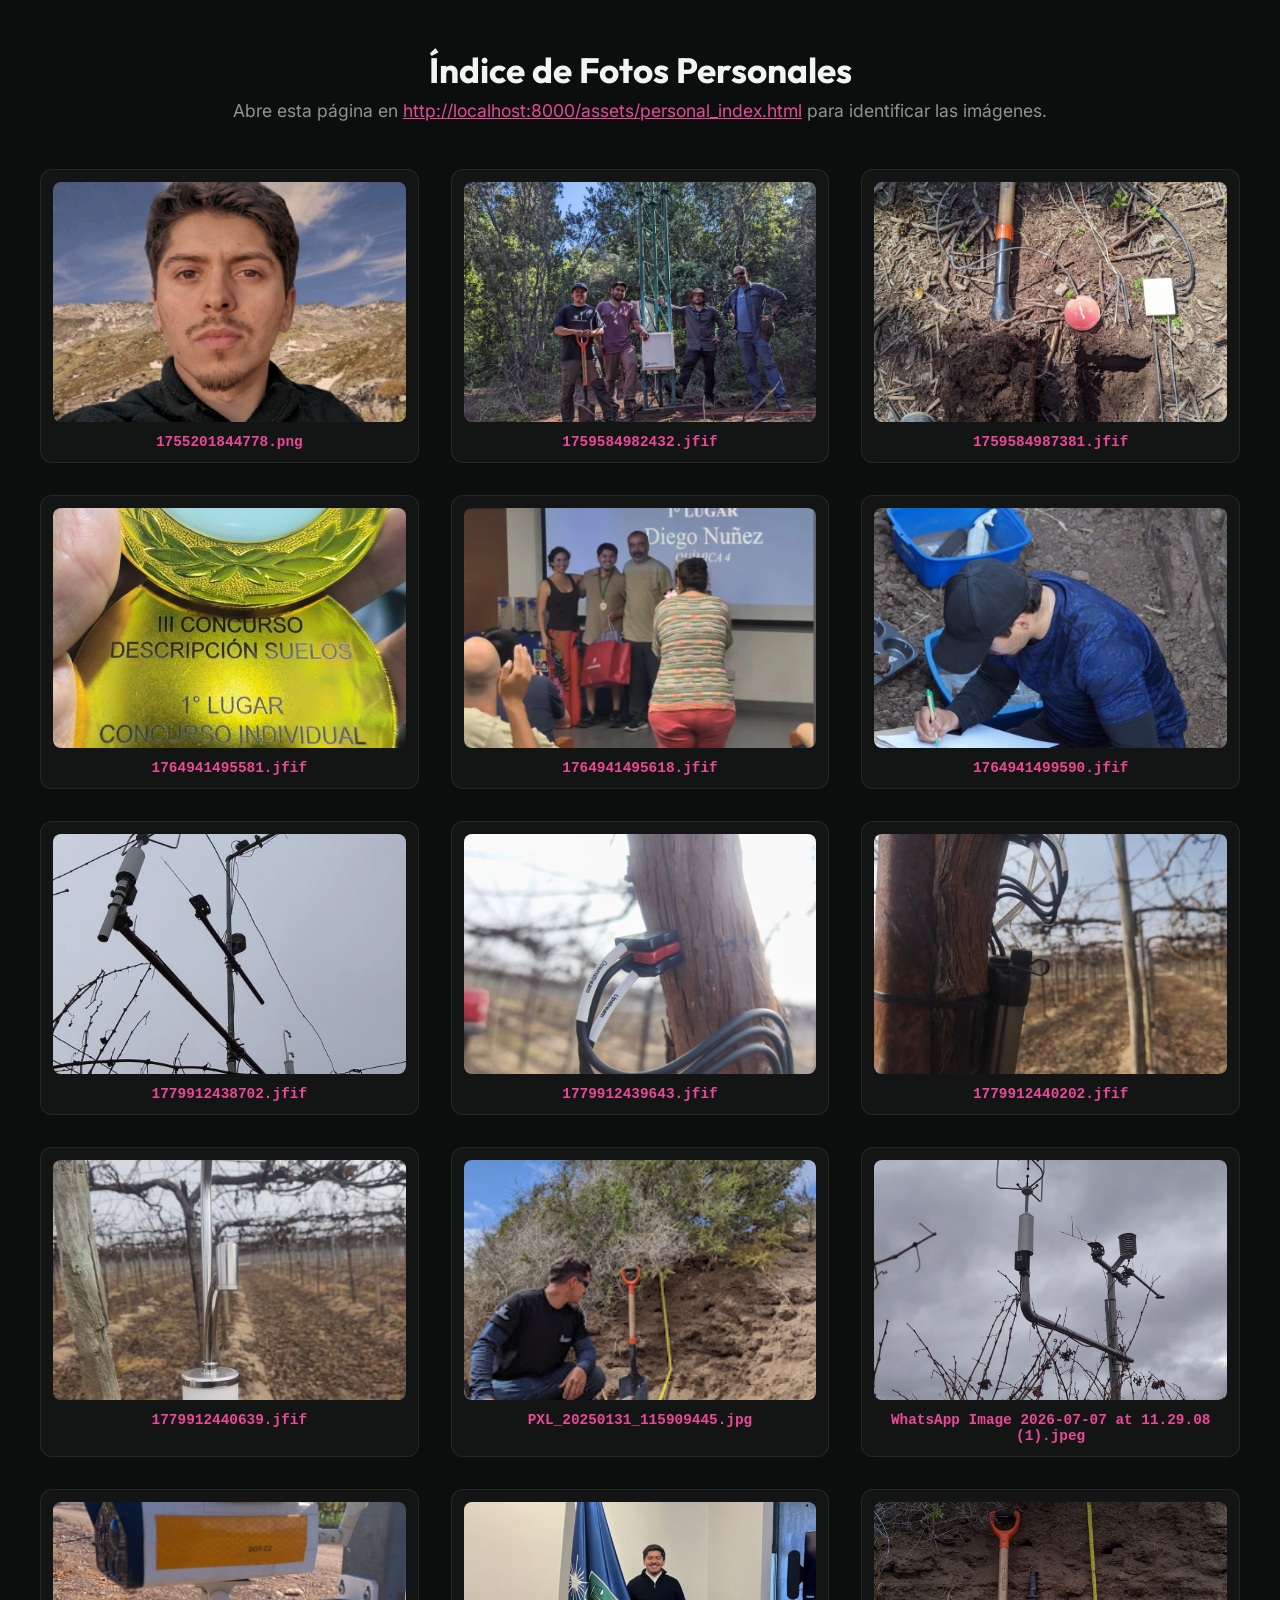
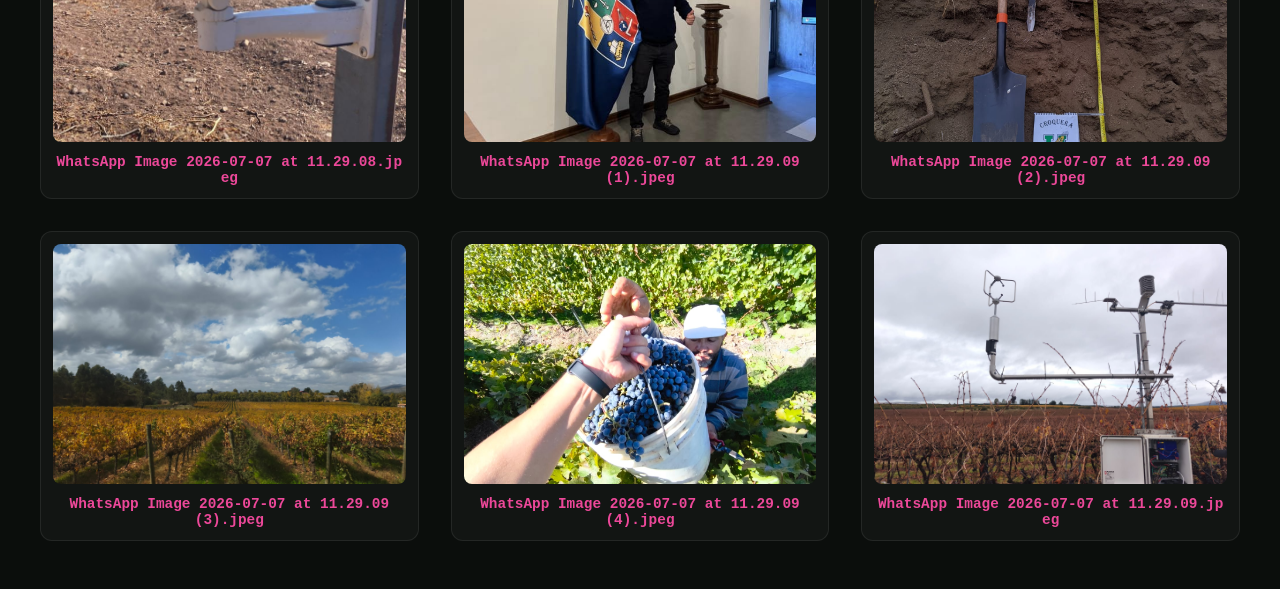
<file: assets/personal_index.html>
<!DOCTYPE html>
<html lang="es">
<head>
    <meta charset="UTF-8">
    <meta name="viewport" content="width=device-width, initial-scale=1.0">
    <title>Índice Visual de Fotos Personales — Diego Núñez Simms</title>
    <!-- Google Fonts -->
    <link href="https://fonts.googleapis.com/css2?family=Inter:wght@400;600;700&family=Outfit:wght@600;800&display=swap" rel="stylesheet">
    <style>
        :root {
            --bg: #0b0e0c;
            --card-bg: rgba(255, 255, 255, 0.03);
            --border: rgba(255, 255, 255, 0.08);
            --text: #f2f4f2;
            --text-muted: #8b968d;
            --accent: #ec4899;
        }
        * { box-sizing: border-box; margin: 0; padding: 0; }
        body {
            font-family: 'Inter', sans-serif;
            background-color: var(--bg);
            color: var(--text);
            padding: 3rem 2rem;
        }
        header {
            max-width: 1200px;
            margin: 0 auto 3rem auto;
            text-align: center;
        }
        h1 {
            font-family: 'Outfit', sans-serif;
            font-size: 2.2rem;
            margin-bottom: 0.5rem;
        }
        p { color: var(--text-muted); font-size: 1.1rem; }
        .grid {
            display: grid;
            grid-template-columns: repeat(auto-fill, minmax(280px, 1fr));
            gap: 2rem;
            max-width: 1200px;
            margin: 0 auto;
        }
        .photo-card {
            background-color: var(--card-bg);
            border: 1px solid var(--border);
            border-radius: 12px;
            overflow: hidden;
            padding: 12px;
            display: flex;
            flex-direction: column;
            align-items: center;
        }
        .photo-card img {
            width: 100%;
            height: 240px;
            object-fit: cover;
            border-radius: 8px;
            margin-bottom: 12px;
            background-color: #000;
        }
        .photo-name {
            font-family: monospace;
            font-size: 0.9rem;
            color: var(--accent);
            word-break: break-all;
            text-align: center;
            font-weight: 600;
        }
    </style>
</head>
<body>
    <header>
        <h1>Índice de Fotos Personales</h1>
        <p>Abre esta página en <a href="http://localhost:8000/assets/personal_index.html" style="color: var(--accent); text-decoration: underline;" target="_blank">http://localhost:8000/assets/personal_index.html</a> para identificar las imágenes.</p>
    </header>
    <div class="grid">
        <!-- 1 -->
        <div class="photo-card">
            <img src="images/personal/1755201844778.png" alt="photo">
            <span class="photo-name">1755201844778.png</span>
        </div>
        <!-- 2 -->
        <div class="photo-card">
            <img src="images/personal/1759584982432.jfif" alt="photo">
            <span class="photo-name">1759584982432.jfif</span>
        </div>
        <!-- 3 -->
        <div class="photo-card">
            <img src="images/personal/1759584987381.jfif" alt="photo">
            <span class="photo-name">1759584987381.jfif</span>
        </div>
        <!-- 4 -->
        <div class="photo-card">
            <img src="images/personal/1764941495581.jfif" alt="photo">
            <span class="photo-name">1764941495581.jfif</span>
        </div>
        <!-- 5 -->
        <div class="photo-card">
            <img src="images/personal/1764941495618.jfif" alt="photo">
            <span class="photo-name">1764941495618.jfif</span>
        </div>
        <!-- 6 -->
        <div class="photo-card">
            <img src="images/personal/1764941499590.jfif" alt="photo">
            <span class="photo-name">1764941499590.jfif</span>
        </div>
        <!-- 7 -->
        <div class="photo-card">
            <img src="images/personal/1779912438702.jfif" alt="photo">
            <span class="photo-name">1779912438702.jfif</span>
        </div>
        <!-- 8 -->
        <div class="photo-card">
            <img src="images/personal/1779912439643.jfif" alt="photo">
            <span class="photo-name">1779912439643.jfif</span>
        </div>
        <!-- 9 -->
        <div class="photo-card">
            <img src="images/personal/1779912440202.jfif" alt="photo">
            <span class="photo-name">1779912440202.jfif</span>
        </div>
        <!-- 10 -->
        <div class="photo-card">
            <img src="images/personal/1779912440639.jfif" alt="photo">
            <span class="photo-name">1779912440639.jfif</span>
        </div>
        <!-- 11 -->
        <div class="photo-card">
            <img src="images/personal/PXL_20250131_115909445.jpg" alt="photo">
            <span class="photo-name">PXL_20250131_115909445.jpg</span>
        </div>
        <!-- 12 -->
        <div class="photo-card">
            <img src="images/personal/WhatsApp Image 2026-07-07 at 11.29.08 (1).jpeg" alt="photo">
            <span class="photo-name">WhatsApp Image 2026-07-07 at 11.29.08 (1).jpeg</span>
        </div>
        <!-- 13 -->
        <div class="photo-card">
            <img src="images/personal/WhatsApp Image 2026-07-07 at 11.29.08.jpeg" alt="photo">
            <span class="photo-name">WhatsApp Image 2026-07-07 at 11.29.08.jpeg</span>
        </div>
        <!-- 14 -->
        <div class="photo-card">
            <img src="images/personal/WhatsApp Image 2026-07-07 at 11.29.09 (1).jpeg" alt="photo">
            <span class="photo-name">WhatsApp Image 2026-07-07 at 11.29.09 (1).jpeg</span>
        </div>
        <!-- 15 -->
        <div class="photo-card">
            <img src="images/personal/WhatsApp Image 2026-07-07 at 11.29.09 (2).jpeg" alt="photo">
            <span class="photo-name">WhatsApp Image 2026-07-07 at 11.29.09 (2).jpeg</span>
        </div>
        <!-- 16 -->
        <div class="photo-card">
            <img src="images/personal/WhatsApp Image 2026-07-07 at 11.29.09 (3).jpeg" alt="photo">
            <span class="photo-name">WhatsApp Image 2026-07-07 at 11.29.09 (3).jpeg</span>
        </div>
        <!-- 17 -->
        <div class="photo-card">
            <img src="images/personal/WhatsApp Image 2026-07-07 at 11.29.09 (4).jpeg" alt="photo">
            <span class="photo-name">WhatsApp Image 2026-07-07 at 11.29.09 (4).jpeg</span>
        </div>
        <!-- 18 -->
        <div class="photo-card">
            <img src="images/personal/WhatsApp Image 2026-07-07 at 11.29.09.jpeg" alt="photo">
            <span class="photo-name">WhatsApp Image 2026-07-07 at 11.29.09.jpeg</span>
        </div>
    </div>
</body>
</html>
</file>
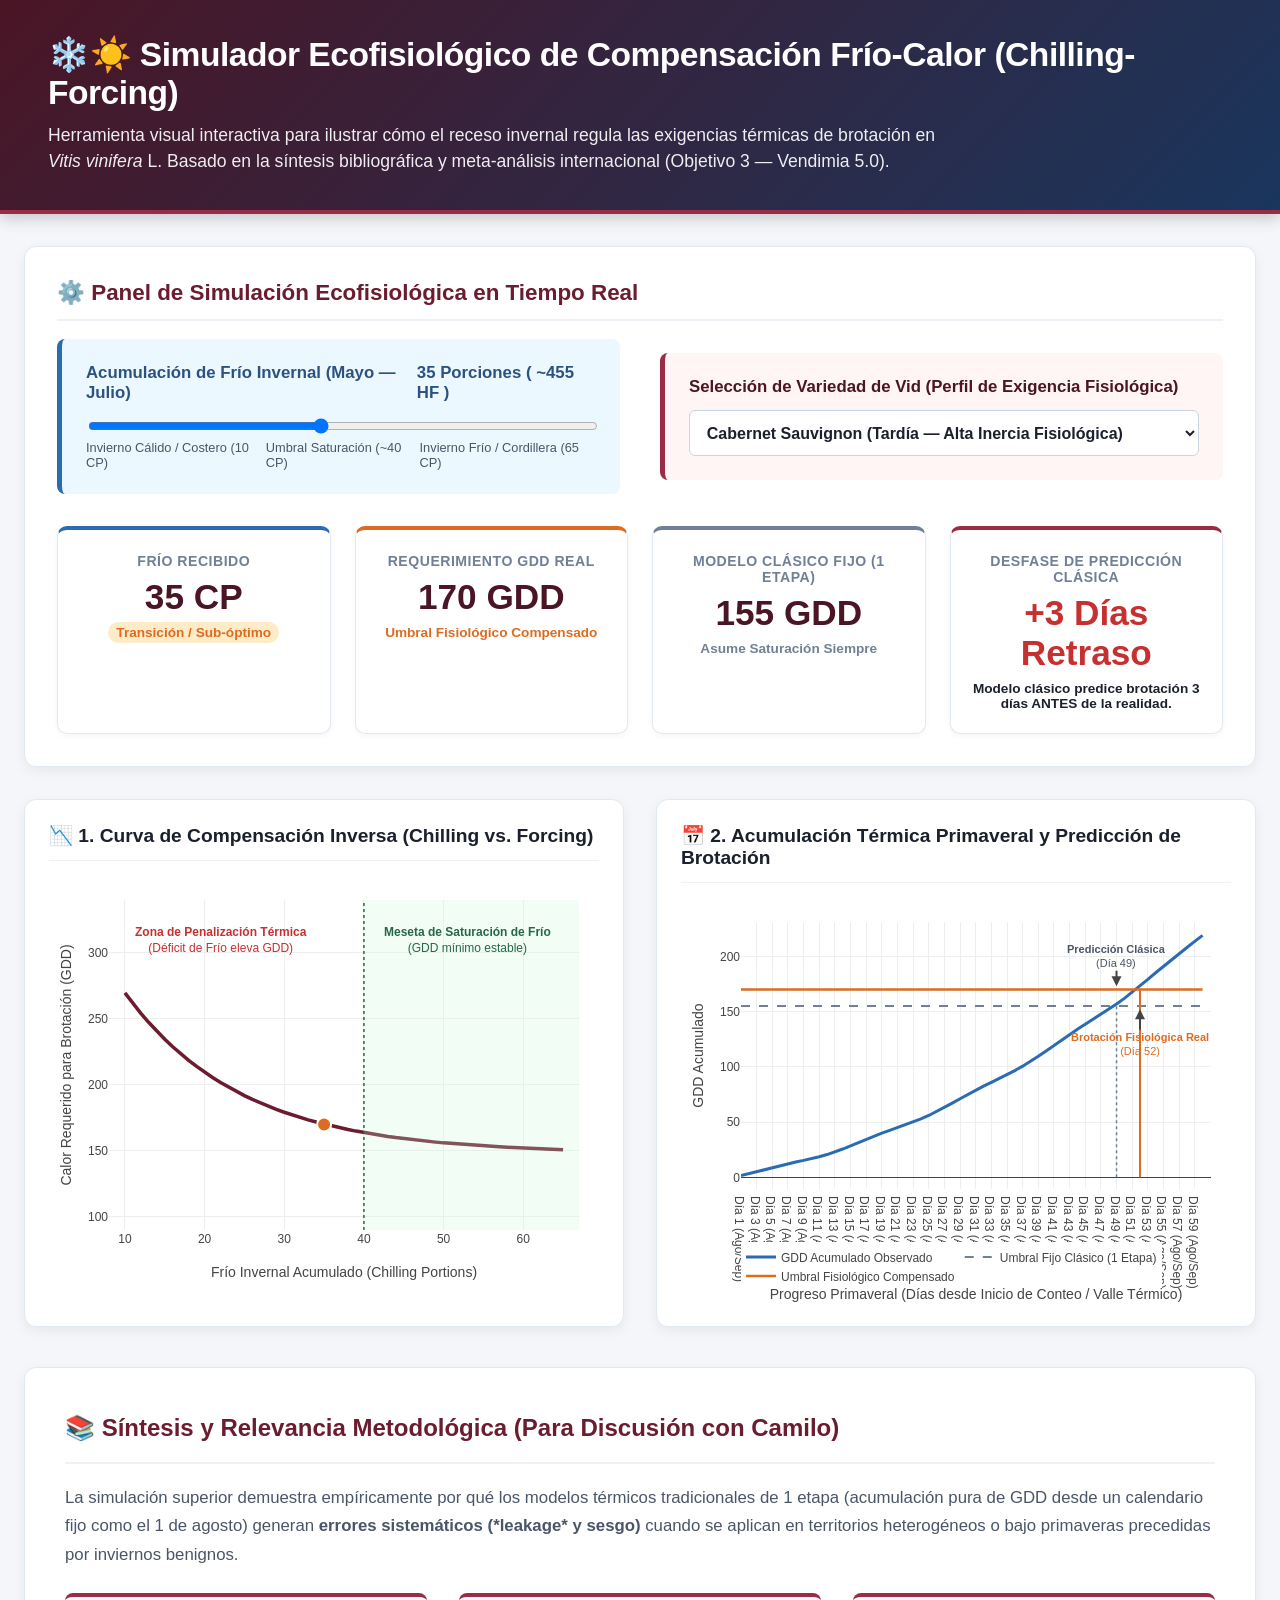
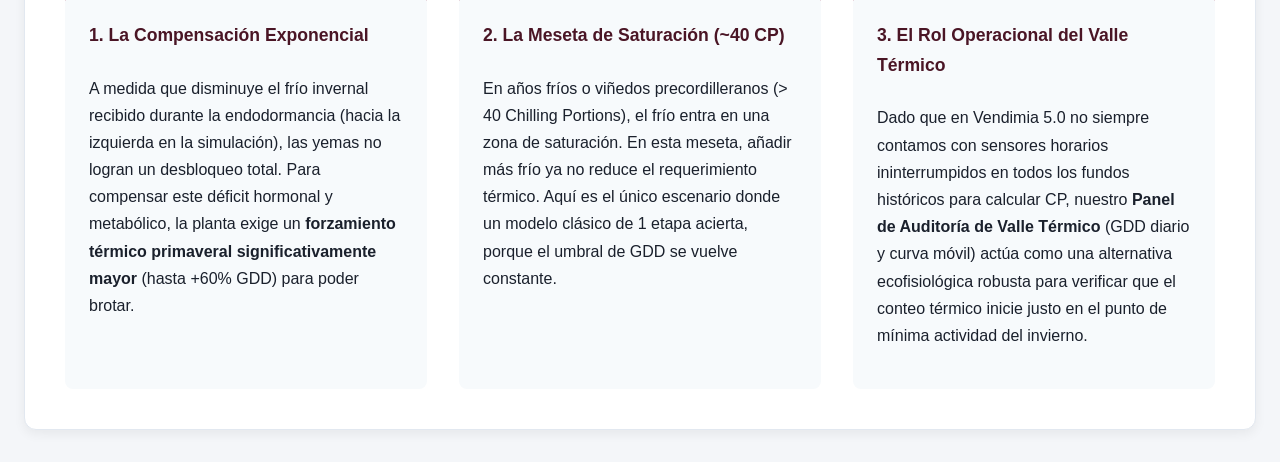
<file: assets/dashboards/explorador_frio.html>
<!DOCTYPE html>
<html lang="es">
<head>
    <meta charset="UTF-8">
    <meta name="viewport" content="width=device-width, initial-scale=1.0">
    <title>Simulador Interactivo — Compensación Frío-Calor (Chilling-Forcing) en Vid</title>
    <!-- Plotly CDN -->
    <script src="https://cdn.plot.ly/plotly-2.32.0.min.js"></script>
    <style>
        :root {
            --wine-dark: #4A1525;
            --wine-primary: #6B1D2F;
            --wine-accent: #9B2C46;
            --cold-blue: #2B6CB0;
            --cold-light: #EBF8FF;
            --warm-orange: #DD6B20;
            --warm-light: #FFFAF0;
            --bg-main: #F4F6F9;
            --text-dark: #1A202C;
            --border-color: #E2E8F0;
        }
        * { box-sizing: border-box; }
        body {
            font-family: 'Inter', 'Segoe UI', Roboto, Helvetica, Arial, sans-serif;
            margin: 0;
            padding: 0;
            background-color: var(--bg-main);
            color: var(--text-dark);
        }
        header {
            background: linear-gradient(135deg, var(--wine-dark), #1A365D);
            color: white;
            padding: 2.2rem 3rem;
            box-shadow: 0 4px 15px rgba(0,0,0,0.2);
            border-bottom: 4px solid var(--wine-accent);
        }
        header h1 { margin: 0; font-size: 2.1rem; font-weight: 800; letter-spacing: -0.5px; }
        header p { margin: 0.6rem 0 0; font-size: 1.1rem; opacity: 0.92; max-width: 900px; line-height: 1.5; }
        
        .container {
            max-width: 1450px;
            margin: 2rem auto;
            padding: 0 1.5rem;
        }

        .controls-card {
            background: white;
            border-radius: 12px;
            padding: 2rem;
            box-shadow: 0 4px 12px rgba(0,0,0,0.06);
            border: 1px solid var(--border-color);
            margin-bottom: 2rem;
        }
        .controls-card h2 {
            margin-top: 0;
            color: var(--wine-primary);
            font-size: 1.4rem;
            border-bottom: 2px solid #EDF2F7;
            padding-bottom: 0.8rem;
            display: flex;
            align-items: center;
            gap: 0.5rem;
        }

        .controls-grid {
            display: grid;
            grid-template-columns: 1fr 1fr;
            gap: 2.5rem;
            align-items: center;
        }
        @media (max-width: 960px) { .controls-grid { grid-template-columns: 1fr; } }

        .slider-group {
            background: var(--cold-light);
            padding: 1.5rem;
            border-radius: 8px;
            border-left: 5px solid var(--cold-blue);
        }
        .slider-group label {
            font-weight: 700;
            color: #2C5282;
            display: flex;
            justify-content: space-between;
            font-size: 1.05rem;
            margin-bottom: 0.8rem;
        }
        input[type=range] {
            width: 100%;
            height: 8px;
            border-radius: 5px;
            background: #CBD5E0;
            outline: none;
            cursor: pointer;
        }
        .select-group {
            background: #FFF5F5;
            padding: 1.5rem;
            border-radius: 8px;
            border-left: 5px solid var(--wine-accent);
        }
        .select-group label {
            font-weight: 700;
            color: var(--wine-dark);
            display: block;
            font-size: 1.05rem;
            margin-bottom: 0.8rem;
        }
        select {
            width: 100%;
            padding: 0.8rem;
            border-radius: 6px;
            border: 1px solid #CBD5E0;
            font-size: 1rem;
            font-weight: 600;
            background: white;
            color: var(--text-dark);
            cursor: pointer;
        }

        .kpi-grid {
            display: grid;
            grid-template-columns: repeat(4, 1fr);
            gap: 1.5rem;
            margin-top: 2rem;
        }
        @media (max-width: 1100px) { .kpi-grid { grid-template-columns: repeat(2, 1fr); } }
        @media (max-width: 600px) { .kpi-grid { grid-template-columns: 1fr; } }

        .kpi-card {
            background: white;
            padding: 1.4rem;
            border-radius: 10px;
            border: 1px solid var(--border-color);
            box-shadow: 0 2px 6px rgba(0,0,0,0.04);
            text-align: center;
            transition: transform 0.2s;
        }
        .kpi-card:hover { transform: translateY(-3px); }
        .kpi-title { font-size: 0.88rem; font-weight: 700; color: #718096; text-transform: uppercase; letter-spacing: 0.5px; }
        .kpi-value { font-size: 2.2rem; font-weight: 800; margin: 0.5rem 0; color: var(--wine-dark); }
        .kpi-subtitle { font-size: 0.85rem; font-weight: 600; }

        .charts-grid {
            display: grid;
            grid-template-columns: 1fr 1fr;
            gap: 2rem;
            margin-bottom: 2.5rem;
        }
        @media (max-width: 1150px) { .charts-grid { grid-template-columns: 1fr; } }

        .chart-card {
            background: white;
            border-radius: 12px;
            padding: 1.5rem;
            box-shadow: 0 4px 12px rgba(0,0,0,0.06);
            border: 1px solid var(--border-color);
        }
        .chart-card h3 {
            margin-top: 0;
            color: var(--text-dark);
            font-size: 1.2rem;
            border-bottom: 1px solid #EDF2F7;
            padding-bottom: 0.8rem;
        }

        .theory-section {
            background: white;
            border-radius: 12px;
            padding: 2.5rem;
            box-shadow: 0 4px 12px rgba(0,0,0,0.06);
            border: 1px solid var(--border-color);
            line-height: 1.7;
        }
        .theory-section h2 { color: var(--wine-primary); margin-top: 0; border-bottom: 2px solid #EDF2F7; padding-bottom: 0.8rem; }
        .theory-grid { display: grid; grid-template-columns: repeat(3, 1fr); gap: 2rem; margin-top: 1.5rem; }
        @media (max-width: 960px) { .theory-grid { grid-template-columns: 1fr; } }
        
        .theory-box {
            background: #F7FAFC;
            padding: 1.5rem;
            border-radius: 8px;
            border-top: 4px solid var(--wine-accent);
        }
        .theory-box h4 { margin-top: 0; color: var(--wine-dark); font-size: 1.1rem; }
        
        .badge-saturado { color: #276749; background: #C6F6D5; padding: 3px 8px; border-radius: 12px; }
        .badge-deficit { color: #C53030; background: #FED7D7; padding: 3px 8px; border-radius: 12px; }
        .badge-moderado { color: #DD6B20; background: #FEEBC8; padding: 3px 8px; border-radius: 12px; }
    </style>
</head>
<body>
    <header>
        <h1>❄️☀️ Simulador Ecofisiológico de Compensación Frío-Calor (Chilling-Forcing)</h1>
        <p>Herramienta visual interactiva para ilustrar cómo el receso invernal regula las exigencias térmicas de brotación en <i>Vitis vinifera</i> L. Basado en la síntesis bibliográfica y meta-análisis internacional (Objetivo 3 — Vendimia 5.0).</p>
    </header>

    <div class="container">
        <!-- PANEL DE CONTROL -->
        <div class="controls-card">
            <h2>⚙️ Panel de Simulación Ecofisiológica en Tiempo Real</h2>
            <div class="controls-grid">
                <div class="slider-group">
                    <label>
                        <span>Acumulación de Frío Invernal (Mayo — Julio)</span>
                        <span id="slider-val-display">35 Porciones ( ~450 HF )</span>
                    </label>
                    <input type="range" id="chill-slider" min="10" max="65" step="1" value="35" oninput="updateSimulation()">
                    <div style="display:flex; justify-content:space-between; font-size:0.8rem; color:#4A5568; margin-top:0.4rem;">
                        <span>Invierno Cálido / Costero (10 CP)</span>
                        <span>Umbral Saturación (~40 CP)</span>
                        <span>Invierno Frío / Cordillera (65 CP)</span>
                    </div>
                </div>

                <div class="select-group">
                    <label>Selección de Variedad de Vid (Perfil de Exigencia Fisiológica)</label>
                    <select id="variety-select" onchange="updateSimulation()">
                        <option value="chardonnay">Chardonnay (Temprana — Bajo Requerimiento de Frío y Calor)</option>
                        <option value="merlot">Merlot (Media — Moderada Sensibilidad)</option>
                        <option value="cabernet" selected>Cabernet Sauvignon (Tardía — Alta Inercia Fisiológica)</option>
                        <option value="carmenere">Carménère (Muy Tardía — Exigencia Térmica Estricta)</option>
                    </select>
                </div>
            </div>

            <!-- KPIS EN VIVO -->
            <div class="kpi-grid">
                <div class="kpi-card" style="border-top: 4px solid var(--cold-blue);">
                    <div class="kpi-title">Frío Recibido</div>
                    <div class="kpi-value" id="kpi-chill">35 CP</div>
                    <div class="kpi-subtitle" id="kpi-chill-status">Estado: Moderado</div>
                </div>
                <div class="kpi-card" style="border-top: 4px solid var(--warm-orange);">
                    <div class="kpi-title">Requerimiento GDD Real</div>
                    <div class="kpi-value" id="kpi-gdd-req">168 GDD</div>
                    <div class="kpi-subtitle" style="color:#DD6B20;">Umbral Fisiológico Compensado</div>
                </div>
                <div class="kpi-card" style="border-top: 4px solid #718096;">
                    <div class="kpi-title">Modelo Clásico Fijo (1 Etapa)</div>
                    <div class="kpi-value" id="kpi-gdd-fixed">150 GDD</div>
                    <div class="kpi-subtitle" style="color:#718096;">Asume Saturación Siempre</div>
                </div>
                <div class="kpi-card" style="border-top: 4px solid var(--wine-accent);">
                    <div class="kpi-title">Desfase de Predicción Clásica</div>
                    <div class="kpi-value" id="kpi-error" style="color:#C53030;">+4 Días</div>
                    <div class="kpi-subtitle" id="kpi-error-desc">Error por ignorar déficit de frío</div>
                </div>
            </div>
        </div>

        <!-- GRÁFICOS DINÁMICOS -->
        <div class="charts-grid">
            <div class="chart-card">
                <h3>📉 1. Curva de Compensación Inversa (Chilling vs. Forcing)</h3>
                <div id="plot-compensation" style="height: 400px;"></div>
            </div>
            <div class="chart-card">
                <h3>📅 2. Acumulación Térmica Primaveral y Predicción de Brotación</h3>
                <div id="plot-spring" style="height: 400px;"></div>
            </div>
        </div>

        <!-- EXPLICACIÓN PEDAGÓGICA -->
        <div class="theory-section">
            <h2>📚 Síntesis y Relevancia Metodológica (Para Discusión con Camilo)</h2>
            <p style="font-size:1.05rem; color:#4A5568;">
                La simulación superior demuestra empíricamente por qué los modelos térmicos tradicionales de 1 etapa (acumulación pura de GDD desde un calendario fijo como el 1 de agosto) generan <b>errores sistemáticos (*leakage* y sesgo)</b> cuando se aplican en territorios heterogéneos o bajo primaveras precedidas por inviernos benignos.
            </p>
            <div class="theory-grid">
                <div class="theory-box">
                    <h4>1. La Compensación Exponencial</h4>
                    <p>A medida que disminuye el frío invernal recibido durante la endodormancia (hacia la izquierda en la simulación), las yemas no logran un desbloqueo total. Para compensar este déficit hormonal y metabólico, la planta exige un <b>forzamiento térmico primaveral significativamente mayor</b> (hasta +60% GDD) para poder brotar.</p>
                </div>
                <div class="theory-box">
                    <h4>2. La Meseta de Saturación (~40 CP)</h4>
                    <p>En años fríos o viñedos precordilleranos (> 40 Chilling Portions), el frío entra en una zona de saturación. En esta meseta, añadir más frío ya no reduce el requerimiento térmico. Aquí es el único escenario donde un modelo clásico de 1 etapa acierta, porque el umbral de GDD se vuelve constante.</p>
                </div>
                <div class="theory-box">
                    <h4>3. El Rol Operacional del Valle Térmico</h4>
                    <p>Dado que en Vendimia 5.0 no siempre contamos con sensores horarios ininterrumpidos en todos los fundos históricos para calcular CP, nuestro <b>Panel de Auditoría de Valle Térmico</b> (GDD diario y curva móvil) actúa como una alternativa ecofisiológica robusta para verificar que el conteo térmico inicie justo en el punto de mínima actividad del invierno.</p>
                </div>
            </div>
        </div>
    </div>

    <script>
        // Parámetros por variedad: a (GDD asintótico saturado), b (Amplitud de penalización por déficit), c (Tasa decrecimiento)
        const VAR_PARAMS = {
            chardonnay: { a: 110, b: 180, c: 0.085, fixed: 120, name: "Chardonnay" },
            merlot:     { a: 130, b: 210, c: 0.075, fixed: 140, name: "Merlot" },
            cabernet:   { a: 148, b: 240, c: 0.068, fixed: 155, name: "Cabernet Sauvignon" },
            carmenere:  { a: 170, b: 270, c: 0.062, fixed: 180, name: "Carménère" }
        };

        // Generar curva de GDD sintética de primavera (agosto - septiembre)
        const DAYS = [];
        const GDD_ACCUM = [];
        let currGDD = 0;
        for (let i = 1; i <= 60; i++) {
            DAYS.push(`Día ${i} (Ago/Sep)`);
            // Tasa diaria de GDD que va incrementando a medida que avanza la primavera (de 1.5 GDD/día a 6 GDD/día)
            let dailyGDD = 1.2 + (i * 0.08) + (Math.sin(i * 0.5) * 0.5);
            currGDD += dailyGDD;
            GDD_ACCUM.push(currGDD);
        }

        function getDayForGDD(targetGDD) {
            for (let i = 0; i < GDD_ACCUM.length; i++) {
                if (GDD_ACCUM[i] >= targetGDD) return i + 1;
            }
            return 60;
        }

        function calcReqGDD(cp, params) {
            return params.a + params.b * Math.exp(-params.c * cp);
        }

        function updateSimulation() {
            const cp = parseFloat(document.getElementById('chill-slider').value);
            const varKey = document.getElementById('variety-select').value;
            const params = VAR_PARAMS[varKey];

            // 1. Actualizar textos de UI
            const hfApprox = Math.round(cp * 13);
            document.getElementById('slider-val-display').innerText = `${cp} Porciones ( ~${hfApprox} HF )`;
            
            let statusText, statusClass;
            if (cp < 25) {
                statusText = '<span class="badge-deficit">Déficit Severo (Incompleto)</span>';
            } else if (cp < 38) {
                statusText = '<span class="badge-moderado">Transición / Sub-óptimo</span>';
            } else {
                statusText = '<span class="badge-saturado">Saturación Óptima</span>';
            }
            document.getElementById('kpi-chill').innerText = `${cp} CP`;
            document.getElementById('kpi-chill-status').innerHTML = statusText;

            const reqGDD = Math.round(calcReqGDD(cp, params));
            document.getElementById('kpi-gdd-req').innerText = `${reqGDD} GDD`;
            document.getElementById('kpi-gdd-fixed').innerText = `${params.fixed} GDD`;

            const dayReal = getDayForGDD(reqGDD);
            const dayFixed = getDayForGDD(params.fixed);
            const diffDays = dayReal - dayFixed;

            const errorEl = document.getElementById('kpi-error');
            const descEl = document.getElementById('kpi-error-desc');
            if (diffDays > 0) {
                errorEl.innerText = `+${diffDays} Días Retraso`;
                errorEl.style.color = "#C53030";
                descEl.innerText = `Modelo clásico predice brotación ${diffDays} días ANTES de la realidad.`;
            } else if (diffDays < 0) {
                errorEl.innerText = `${diffDays} Días Adelanto`;
                errorEl.style.color = "#2B6CB0";
                descEl.innerText = `Brotación ligeramente adelantada por saturación.`;
            } else {
                errorEl.innerText = `0 Días (Exacto)`;
                errorEl.style.color = "#276749";
                descEl.innerText = `Coincidencia en la zona de saturación.`;
            }

            // 2. Actualizar Gráfico 1: Curva de Compensación
            const cpRange = [];
            const gddCurve = [];
            for (let x = 10; x <= 65; x += 1) {
                cpRange.push(x);
                gddCurve.push(calcReqGDD(x, params));
            }

            const traceCurve = {
                x: cpRange,
                y: gddCurve,
                type: 'scatter',
                mode: 'lines',
                name: `Curva ${params.name}`,
                line: { color: '#6B1D2F', width: 3.5 }
            };

            const tracePoint = {
                x: [cp],
                y: [reqGDD],
                type: 'scatter',
                mode: 'markers',
                name: 'Estado Actual Simulado',
                marker: { size: 14, color: '#DD6B20', line: { color: 'white', width: 2 } }
            };

            const layoutComp = {
                margin: { t: 20, r: 20, b: 50, l: 60 },
                xaxis: { title: 'Frío Invernal Acumulado (Chilling Portions)', range: [8, 67] },
                yaxis: { title: 'Calor Requerido para Brotación (GDD)', range: [90, 340] },
                shapes: [
                    // Zona de saturación
                    {
                        type: 'rect', x0: 40, x1: 67, y0: 90, y1: 340,
                        fillcolor: '#C6F6D5', opacity: 0.25, line: { width: 0 }
                    },
                    // Línea vertical del umbral de saturación
                    {
                        type: 'line', x0: 40, x1: 40, y0: 90, y1: 340,
                        line: { color: '#276749', width: 1.5, dash: 'dot' }
                    }
                ],
                annotations: [
                    { x: 53, y: 310, text: '<b>Meseta de Saturación de Frío</b><br>(GDD mínimo estable)', showarrow: false, font: { color: '#276749' } },
                    { x: 22, y: 310, text: '<b>Zona de Penalización Térmica</b><br>(Déficit de Frío eleva GDD)', showarrow: false, font: { color: '#C53030' } }
                ],
                showlegend: false
            };

            Plotly.react('plot-compensation', [traceCurve, tracePoint], layoutComp, {responsive: true});

            // 3. Actualizar Gráfico 2: Trayectoria de Acumulación Primaveral
            const traceAccum = {
                x: DAYS,
                y: GDD_ACCUM,
                type: 'scatter',
                mode: 'lines',
                name: 'GDD Acumulado Observado',
                line: { color: '#2B6CB0', width: 3 }
            };

            const traceFixedReq = {
                x: [DAYS[0], DAYS[DAYS.length - 1]],
                y: [params.fixed, params.fixed],
                type: 'scatter',
                mode: 'lines',
                name: 'Umbral Fijo Clásico (1 Etapa)',
                line: { color: '#718096', width: 2, dash: 'dash' }
            };

            const traceRealReq = {
                x: [DAYS[0], DAYS[DAYS.length - 1]],
                y: [reqGDD, reqGDD],
                type: 'scatter',
                mode: 'lines',
                name: 'Umbral Fisiológico Compensado',
                line: { color: '#DD6B20', width: 2.5 }
            };

            const layoutSpring = {
                margin: { t: 20, r: 20, b: 60, l: 60 },
                xaxis: { title: 'Progreso Primaveral (Días desde Inicio de Conteo / Valle Térmico)' },
                yaxis: { title: 'GDD Acumulado' },
                shapes: [
                    // Hito brotación clásica
                    {
                        type: 'line', x0: dayFixed - 1, x1: dayFixed - 1, y0: 0, y1: params.fixed,
                        line: { color: '#718096', width: 1.5, dash: 'dot' }
                    },
                    // Hito brotación fisiológica real
                    {
                        type: 'line', x0: dayReal - 1, x1: dayReal - 1, y0: 0, y1: reqGDD,
                        line: { color: '#DD6B20', width: 2 }
                    }
                ],
                annotations: [
                    { x: dayFixed - 1, y: params.fixed + 18, text: `<b>Predicción Clásica</b><br>(Día ${dayFixed})`, showarrow: true, arrowhead: 2, ax: 0, ay: -30, font: { color: '#4A5568', size: 11 } },
                    { x: dayReal - 1, y: reqGDD - 18, text: `<b>Brotación Fisiológica Real</b><br>(Día ${dayReal})`, showarrow: true, arrowhead: 2, ax: 0, ay: 35, font: { color: '#DD6B20', size: 11 } }
                ],
                legend: { orientation: 'h', y: -0.2 }
            };

            Plotly.react('plot-spring', [traceAccum, traceFixedReq, traceRealReq], layoutSpring, {responsive: true});
        }

        // Inicializar simulación al cargar
        window.addEventListener('DOMContentLoaded', () => {
            updateSimulation();
            window.addEventListener('resize', () => {
                Plotly.Plots.resize('plot-compensation');
                Plotly.Plots.resize('plot-spring');
            });
        });
    </script>
</body>
</html>
</file>
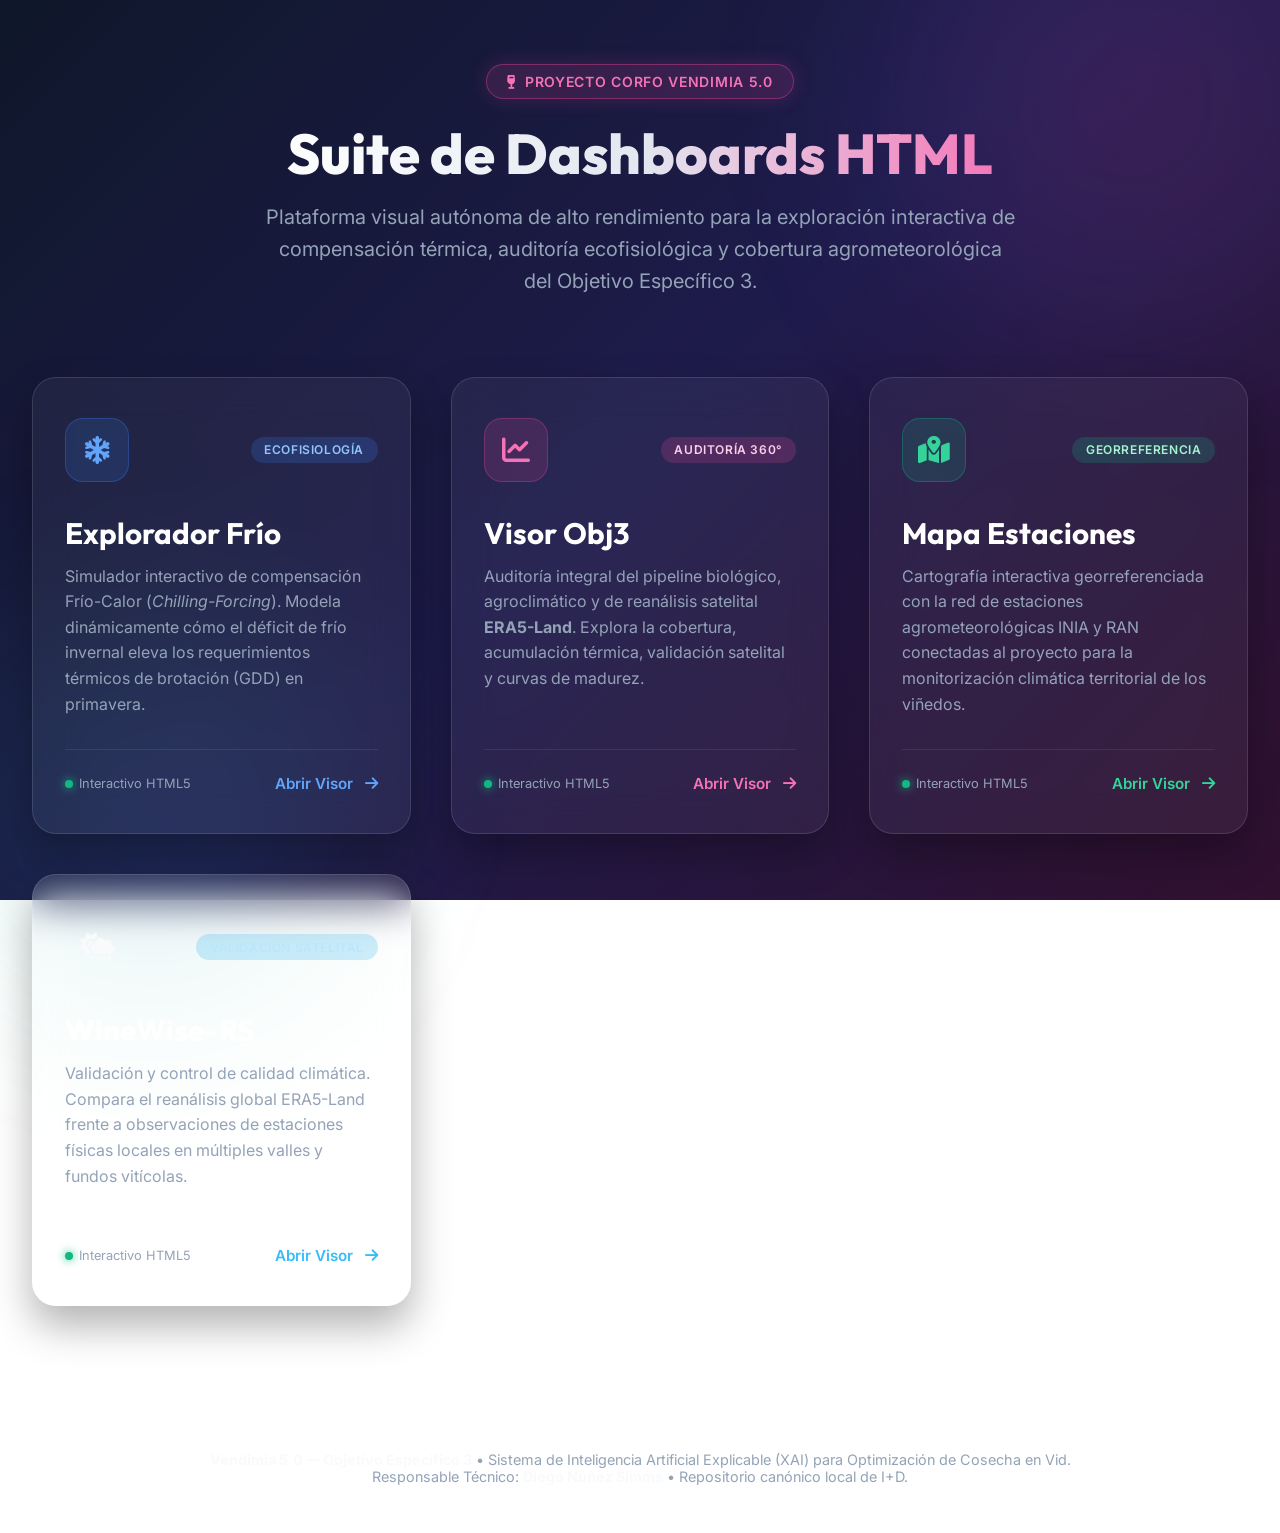
<file: assets/dashboards/portal_dashboards.html>
<!DOCTYPE html>
<html lang="es">
<head>
    <meta charset="UTF-8">
    <meta name="viewport" content="width=device-width, initial-scale=1.0">
    <title>Suite de Dashboards HTML — Vendimia 5.0 (Objetivo 3)</title>
    <!-- Google Fonts -->
    <link rel="preconnect" href="https://fonts.googleapis.com">
    <link rel="preconnect" href="https://fonts.gstatic.com" crossorigin>
    <link href="https://fonts.googleapis.com/css2?family=Inter:wght@300;400;500;600;700&family=Outfit:wght@500;600;700;800&display=swap" rel="stylesheet">
    <link rel="stylesheet" href="https://cdnjs.cloudflare.com/ajax/libs/font-awesome/6.4.0/css/all.min.css">
    <style>
        :root {
            --bg-gradient: linear-gradient(135deg, #0f172a 0%, #1e1b4b 50%, #31102f 100%);
            --card-bg: rgba(255, 255, 255, 0.05);
            --card-border: rgba(255, 255, 255, 0.12);
            --card-hover-border: rgba(236, 72, 153, 0.5);
            --text-main: #f8fafc;
            --text-muted: #94a3b8;
            --accent-pink: #ec4899;
            --accent-purple: #8b5cf6;
            --accent-gold: #f59e0b;
            --accent-blue: #3b82f6;
            --accent-green: #10b981;
        }

        * {
            box-sizing: border-box;
            margin: 0;
            padding: 0;
        }

        body {
            font-family: 'Inter', sans-serif;
            background: var(--bg-gradient);
            background-attachment: fixed;
            color: var(--text-main);
            min-height: 100vh;
            display: flex;
            flex-direction: column;
            justify-content: space-between;
            overflow-x: hidden;
        }

        /* Ambient glow background */
        .ambient-glow {
            position: fixed;
            width: 600px;
            height: 600px;
            background: radial-gradient(circle, rgba(236, 72, 153, 0.15) 0%, rgba(139, 92, 246, 0.1) 50%, transparent 70%);
            top: -200px;
            right: -150px;
            z-index: 0;
            pointer-events: none;
            filter: blur(80px);
            animation: pulse-glow 10s infinite alternate;
        }
        .ambient-glow-2 {
            position: fixed;
            width: 500px;
            height: 500px;
            background: radial-gradient(circle, rgba(59, 130, 246, 0.15) 0%, rgba(16, 185, 129, 0.08) 50%, transparent 70%);
            bottom: -150px;
            left: -100px;
            z-index: 0;
            pointer-events: none;
            filter: blur(80px);
            animation: pulse-glow 12s infinite alternate-reverse;
        }

        @keyframes pulse-glow {
            0% { transform: scale(1); opacity: 0.8; }
            100% { transform: scale(1.2); opacity: 1; }
        }

        header {
            position: relative;
            z-index: 10;
            padding: 4rem 2rem 2rem;
            text-align: center;
            max-width: 900px;
            margin: 0 auto;
        }

        .badge {
            display: inline-flex;
            align-items: center;
            gap: 0.5rem;
            background: rgba(236, 72, 153, 0.15);
            border: 1px solid rgba(236, 72, 153, 0.4);
            color: #f472b6;
            padding: 0.5rem 1.25rem;
            border-radius: 9999px;
            font-size: 0.875rem;
            font-weight: 600;
            letter-spacing: 0.05em;
            text-transform: uppercase;
            margin-bottom: 1.5rem;
            box-shadow: 0 0 20px rgba(236, 72, 153, 0.2);
        }

        h1 {
            font-family: 'Outfit', sans-serif;
            font-size: 3.5rem;
            font-weight: 800;
            line-height: 1.1;
            margin-bottom: 1rem;
            background: linear-gradient(to right, #ffffff, #e2e8f0, #f472b6);
            -webkit-background-clip: text;
            -webkit-text-fill-color: transparent;
        }

        p.subtitle {
            font-size: 1.25rem;
            color: var(--text-muted);
            line-height: 1.6;
            max-width: 750px;
            margin: 0 auto;
        }

        main {
            position: relative;
            z-index: 10;
            max-width: 1300px;
            margin: 0 auto;
            padding: 2rem;
            flex-grow: 1;
        }

        .dashboard-grid {
            display: grid;
            grid-template-columns: repeat(auto-fit, minmax(360px, 1fr));
            gap: 2.5rem;
            margin-top: 1rem;
        }

        .card {
            background: var(--card-bg);
            border: 1px solid var(--card-border);
            border-radius: 24px;
            padding: 2.5rem 2rem;
            backdrop-filter: blur(20px);
            -webkit-backdrop-filter: blur(20px);
            transition: all 0.4s cubic-bezier(0.16, 1, 0.3, 1);
            display: flex;
            flex-direction: column;
            justify-content: space-between;
            position: relative;
            overflow: hidden;
            text-decoration: none;
            color: inherit;
            box-shadow: 0 20px 40px rgba(0, 0, 0, 0.3);
        }

        .card::before {
            content: '';
            position: absolute;
            top: 0;
            left: 0;
            width: 100%;
            height: 4px;
            background: transparent;
            transition: background 0.4s ease;
        }

        .card:hover {
            transform: translateY(-8px);
            border-color: var(--card-hover-border);
            box-shadow: 0 30px 60px rgba(0, 0, 0, 0.5), 0 0 30px rgba(236, 72, 153, 0.15);
        }

        .card.frio:hover::before { background: linear-gradient(90deg, #3b82f6, #06b6d4); }
        .card.frio:hover { border-color: rgba(59, 130, 246, 0.5); box-shadow: 0 30px 60px rgba(0,0,0,0.5), 0 0 30px rgba(59, 130, 246, 0.2); }
        
        .card.obj3:hover::before { background: linear-gradient(90deg, #ec4899, #8b5cf6); }
        .card.obj3:hover { border-color: rgba(236, 72, 153, 0.5); box-shadow: 0 30px 60px rgba(0,0,0,0.5), 0 0 30px rgba(236, 72, 153, 0.2); }
        
        .card.mapa:hover::before { background: linear-gradient(90deg, #10b981, #059669); }
        .card.mapa:hover { border-color: rgba(16, 185, 129, 0.5); box-shadow: 0 30px 60px rgba(0,0,0,0.5), 0 0 30px rgba(16, 185, 129, 0.2); }
        
        .card.winewise:hover::before { background: linear-gradient(90deg, #0ea5e9, #6366f1); }
        .card.winewise:hover { border-color: rgba(14, 165, 233, 0.5); box-shadow: 0 30px 60px rgba(0,0,0,0.5), 0 0 30px rgba(14, 165, 233, 0.2); }

        .card-header {
            display: flex;
            align-items: center;
            justify-content: space-between;
            margin-bottom: 2rem;
        }

        .icon-wrapper {
            width: 64px;
            height: 64px;
            border-radius: 18px;
            display: flex;
            align-items: center;
            justify-content: center;
            font-size: 1.75rem;
            transition: transform 0.4s ease;
        }

        .card:hover .icon-wrapper {
            transform: scale(1.1) rotate(5deg);
        }

        .frio .icon-wrapper { background: rgba(59, 130, 246, 0.15); color: #60a5fa; border: 1px solid rgba(59, 130, 246, 0.3); }
        .obj3 .icon-wrapper { background: rgba(236, 72, 153, 0.15); color: #f472b6; border: 1px solid rgba(236, 72, 153, 0.3); }
        .mapa .icon-wrapper { background: rgba(16, 185, 129, 0.15); color: #34d399; border: 1px solid rgba(16, 185, 129, 0.3); }

        .tag {
            font-size: 0.75rem;
            font-weight: 600;
            padding: 0.35rem 0.85rem;
            border-radius: 9999px;
            letter-spacing: 0.05em;
            text-transform: uppercase;
        }
        .frio .tag { background: rgba(59, 130, 246, 0.2); color: #93c5fd; }
        .obj3 .tag { background: rgba(236, 72, 153, 0.2); color: #fbcfe8; }
        .mapa .tag { background: rgba(16, 185, 129, 0.2); color: #a7f3d0; }
        .winewise .tag { background: rgba(14, 165, 233, 0.2); color: #bae6fd; }

        .card-content h2 {
            font-family: 'Outfit', sans-serif;
            font-size: 1.85rem;
            font-weight: 700;
            margin-bottom: 0.75rem;
            color: #ffffff;
        }

        .card-content p {
            color: var(--text-muted);
            line-height: 1.6;
            font-size: 1rem;
            margin-bottom: 2rem;
        }

        .card-footer {
            display: flex;
            align-items: center;
            justify-content: space-between;
            padding-top: 1.5rem;
            border-top: 1px solid rgba(255, 255, 255, 0.08);
        }

        .btn-launch {
            display: inline-flex;
            align-items: center;
            gap: 0.75rem;
            font-weight: 600;
            font-size: 0.95rem;
            transition: gap 0.3s ease;
        }

        .frio .btn-launch { color: #60a5fa; }
        .obj3 .btn-launch { color: #f472b6; }
        .mapa .btn-launch { color: #34d399; }
        .winewise .btn-launch { color: #38bdf8; }

        .card:hover .btn-launch {
            gap: 1.1rem;
        }

        .status-dot {
            width: 8px;
            height: 8px;
            border-radius: 50%;
            background: #10b981;
            box-shadow: 0 0 10px #10b981;
            display: inline-block;
            margin-right: 6px;
        }

        .meta-text {
            font-size: 0.8rem;
            color: var(--text-muted);
            display: flex;
            align-items: center;
        }

        footer {
            position: relative;
            z-index: 10;
            text-align: center;
            padding: 3rem 2rem;
            border-top: 1px solid rgba(255, 255, 255, 0.08);
            color: var(--text-muted);
            font-size: 0.9rem;
            margin-top: 4rem;
        }

        footer strong {
            color: var(--text-main);
        }

        @media (max-width: 768px) {
            h1 { font-size: 2.5rem; }
            .dashboard-grid { grid-template-columns: 1fr; }
        }
    </style>
</head>
<body>
    <div class="ambient-glow"></div>
    <div class="ambient-glow-2"></div>

    <header>
        <div class="badge">
            <i class="fa-solid fa-wine-glass"></i> Proyecto CORFO Vendimia 5.0
        </div>
        <h1>Suite de Dashboards HTML</h1>
        <p class="subtitle">
            Plataforma visual autónoma de alto rendimiento para la exploración interactiva de compensación térmica, auditoría ecofisiológica y cobertura agrometeorológica del Objetivo Específico 3.
        </p>
    </header>

    <main>
        <div class="dashboard-grid">
            <!-- 1. Explorador de Frío -->
            <a href="explorador_frio.html" target="_blank" class="card frio">
                <div>
                    <div class="card-header">
                        <div class="icon-wrapper">
                            <i class="fa-solid fa-snowflake"></i>
                        </div>
                        <span class="tag">Ecofisiología</span>
                    </div>
                    <div class="card-content">
                        <h2>Explorador Frío</h2>
                        <p>
                            Simulador interactivo de compensación Frío-Calor (<em>Chilling-Forcing</em>). Modela dinámicamente cómo el déficit de frío invernal eleva los requerimientos térmicos de brotación (GDD) en primavera.
                        </p>
                    </div>
                </div>
                <div class="card-footer">
                    <span class="meta-text"><span class="status-dot"></span> Interactivo HTML5</span>
                    <span class="btn-launch">Abrir Visor <i class="fa-solid fa-arrow-right"></i></span>
                </div>
            </a>

            <!-- 2. Visor Objetivo 3 -->
            <a href="visor_obj3.html" target="_blank" class="card obj3">
                <div>
                    <div class="card-header">
                        <div class="icon-wrapper">
                            <i class="fa-solid fa-chart-line"></i>
                        </div>
                        <span class="tag">Auditoría 360°</span>
                    </div>
                    <div class="card-content">
                        <h2>Visor Obj3</h2>
                        <p>
                            Auditoría integral del pipeline biológico, agroclimático y de reanálisis satelital <strong>ERA5-Land</strong>. Explora la cobertura, acumulación térmica, validación satelital y curvas de madurez.
                        </p>
                    </div>
                </div>
                <div class="card-footer">
                    <span class="meta-text"><span class="status-dot"></span> Interactivo HTML5</span>
                    <span class="btn-launch">Abrir Visor <i class="fa-solid fa-arrow-right"></i></span>
                </div>
            </a>

            <!-- 3. Mapa de Estaciones -->
            <a href="mapa_estaciones.html" target="_blank" class="card mapa">
                <div>
                    <div class="card-header">
                        <div class="icon-wrapper">
                            <i class="fa-solid fa-map-location-dot"></i>
                        </div>
                        <span class="tag">Georreferencia</span>
                    </div>
                    <div class="card-content">
                        <h2>Mapa Estaciones</h2>
                        <p>
                            Cartografía interactiva georreferenciada con la red de estaciones agrometeorológicas INIA y RAN conectadas al proyecto para la monitorización climática territorial de los viñedos.
                        </p>
                    </div>
                </div>
                <div class="card-footer">
                    <span class="meta-text"><span class="status-dot"></span> Interactivo HTML5</span>
                    <span class="btn-launch">Abrir Visor <i class="fa-solid fa-arrow-right"></i></span>
                </div>
            </a>

            <!-- 4. WineWise-RS Validation -->
            <a href="visor_obj3.html" target="_blank" class="card winewise">
                <div>
                    <div class="card-header">
                        <div class="icon-wrapper">
                            <i class="fa-solid fa-cloud-sun-rain"></i>
                        </div>
                        <span class="tag">Validación Satelital</span>
                    </div>
                    <div class="card-content">
                        <h2>WineWise-RS</h2>
                        <p>
                            Validación y control de calidad climática. Compara el reanálisis global ERA5-Land frente a observaciones de estaciones físicas locales en múltiples valles y fundos vitícolas.
                        </p>
                    </div>
                </div>
                <div class="card-footer">
                    <span class="meta-text"><span class="status-dot"></span> Interactivo HTML5</span>
                    <span class="btn-launch">Abrir Visor <i class="fa-solid fa-arrow-right"></i></span>
                </div>
            </a>
        </div>
    </main>

    <footer>
        <p>
            <strong>Vendimia 5.0 — Objetivo Específico 3</strong> &bull; Sistema de Inteligencia Artificial Explicable (XAI) para Optimización de Cosecha en Vid.<br>
            Responsable Técnico: <strong>Diego Núñez Simms</strong> &bull; Repositorio canónico local de I+D.
        </p>
    </footer>
</body>
</html>
</file>
